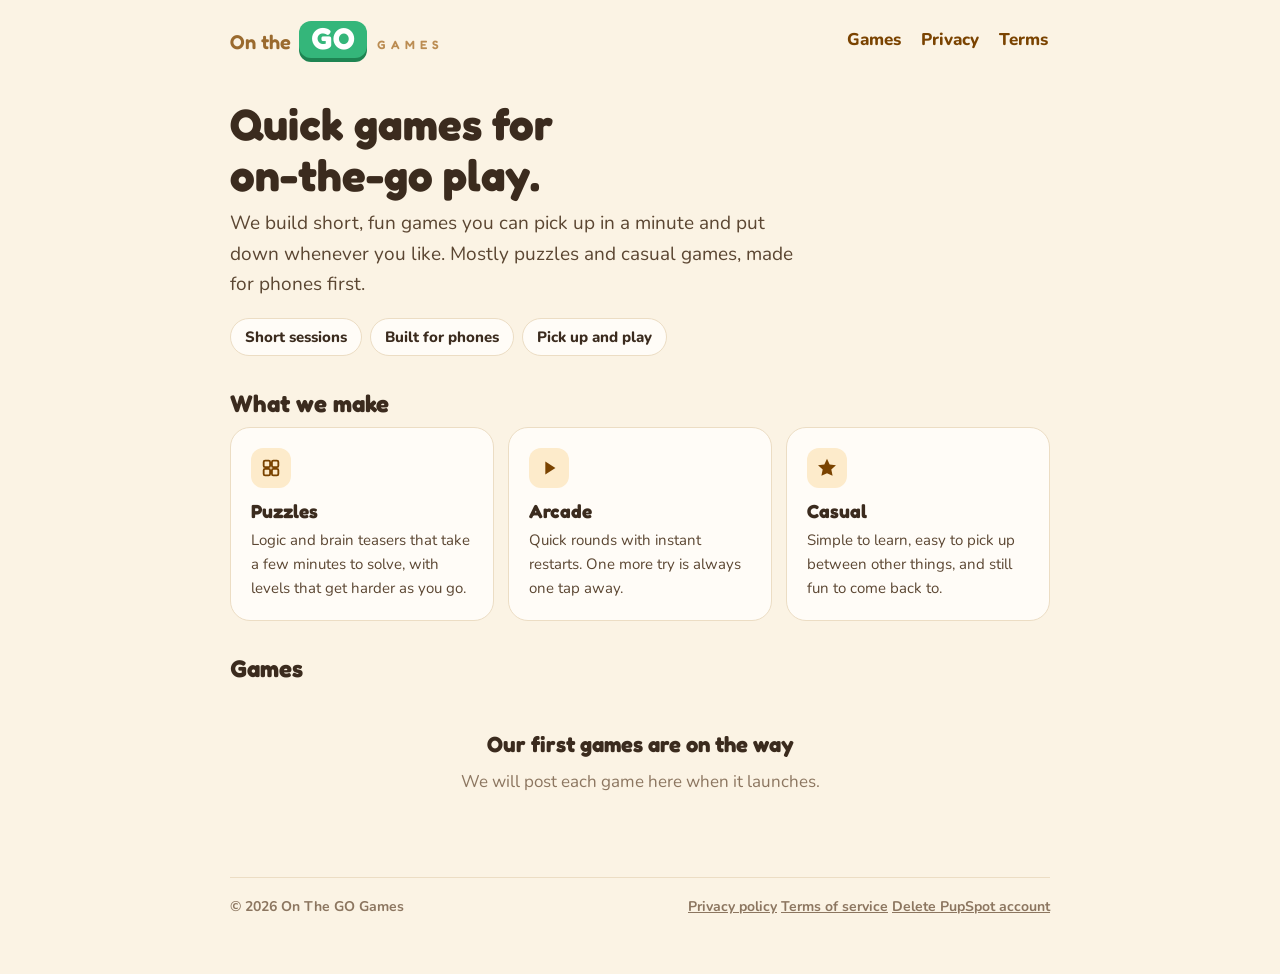
<file: index.html>
<!DOCTYPE html>
<html lang="en">
<head>
<meta charset="UTF-8">
<meta name="viewport" content="width=device-width, initial-scale=1.0">
<title>On The GO Games</title>
<meta name="description" content="On The GO Games makes quick, on-the-go games: short puzzles, arcade rounds and casual games built for phones.">
<link rel="icon" href="favicon.svg" type="image/svg+xml">
<link rel="preconnect" href="https://fonts.googleapis.com">
<link rel="preconnect" href="https://fonts.gstatic.com" crossorigin>
<link href="https://fonts.googleapis.com/css2?family=Fredoka:wght@500;600;700&family=Nunito:wght@600;700;800&display=swap" rel="stylesheet">
<link rel="stylesheet" href="style.css">
</head>
<body>
<main>
  <header>
    <a class="wordmark" href="index.html" aria-label="On The GO Games home">
      <span class="on">On the</span><span class="go">GO</span><span class="games">GAMES</span>
    </a>
    <nav class="top">
      <a href="#games">Games</a>
      <a href="privacy.html">Privacy</a>
      <a href="terms.html">Terms</a>
    </nav>
  </header>

  <section class="hero">
    <h1>Quick games for on-the-go play.</h1>
    <p>We build short, fun games you can pick up in a minute and put down whenever you like. Mostly puzzles and casual games, made for phones first.</p>
    <ul class="pills">
      <li>Short sessions</li>
      <li>Built for phones</li>
      <li>Pick up and play</li>
    </ul>
  </section>

  <section>
    <h2>What we make</h2>
    <div class="kinds">
      <div class="kind">
        <div class="k"><svg viewBox="0 0 24 24" fill="none" stroke="#7A4300" stroke-width="2" stroke-linejoin="round" aria-hidden="true"><rect x="4" y="4" width="7" height="7" rx="1.5"/><rect x="13" y="4" width="7" height="7" rx="1.5"/><rect x="4" y="13" width="7" height="7" rx="1.5"/><rect x="13" y="13" width="7" height="7" rx="1.5"/></svg></div>
        <h3>Puzzles</h3>
        <p>Logic and brain teasers that take a few minutes to solve, with levels that get harder as you go.</p>
      </div>
      <div class="kind">
        <div class="k"><svg viewBox="0 0 24 24" fill="#7A4300" aria-hidden="true"><path d="M8 5v14l11-7z"/></svg></div>
        <h3>Arcade</h3>
        <p>Quick rounds with instant restarts. One more try is always one tap away.</p>
      </div>
      <div class="kind">
        <div class="k"><svg viewBox="0 0 24 24" fill="#7A4300" aria-hidden="true"><path d="M12 2l2.9 6.3 6.9.7-5.1 4.6 1.4 6.8L12 17.8 5.9 20.4l1.4-6.8L2.2 9l6.9-.7z"/></svg></div>
        <h3>Casual</h3>
        <p>Simple to learn, easy to pick up between other things, and still fun to come back to.</p>
      </div>
    </div>
  </section>

  <section id="games">
    <h2>Games</h2>
    <div class="games" id="gameList">
      <div class="empty">
        <b>Our first games are on the way</b>
        <p>We will post each game here when it launches.</p>
      </div>
    </div>
  </section>

  <footer>
    <span>© 2026 On The GO Games</span>
    <nav>
      <a href="privacy.html">Privacy policy</a>
      <a href="terms.html">Terms of service</a>
      <a href="delete-account.html">Delete PupSpot account</a>
    </nav>
  </footer>
</main>

<script>
// Games shown above. Add one object per game, newest first. Example:
// { name: 'Game name', tagline: 'One short line about it', status: 'Out now', url: 'https://example.com' }
// status can be 'Out now' or 'Coming soon'. Leave url out to show a card that is not a link yet.
const GAMES = [];

const list = document.getElementById('gameList');
if (GAMES.length) {
  list.innerHTML = GAMES.map(g => {
    const inner = `<span class="gstatus">${g.status || ''}</span><h3>${g.name}</h3><p>${g.tagline || ''}</p>`;
    return g.url ? `<a class="game" href="${g.url}">${inner}</a>` : `<div class="game">${inner}</div>`;
  }).join('');
}
</script>
</body>
</html>
</file>
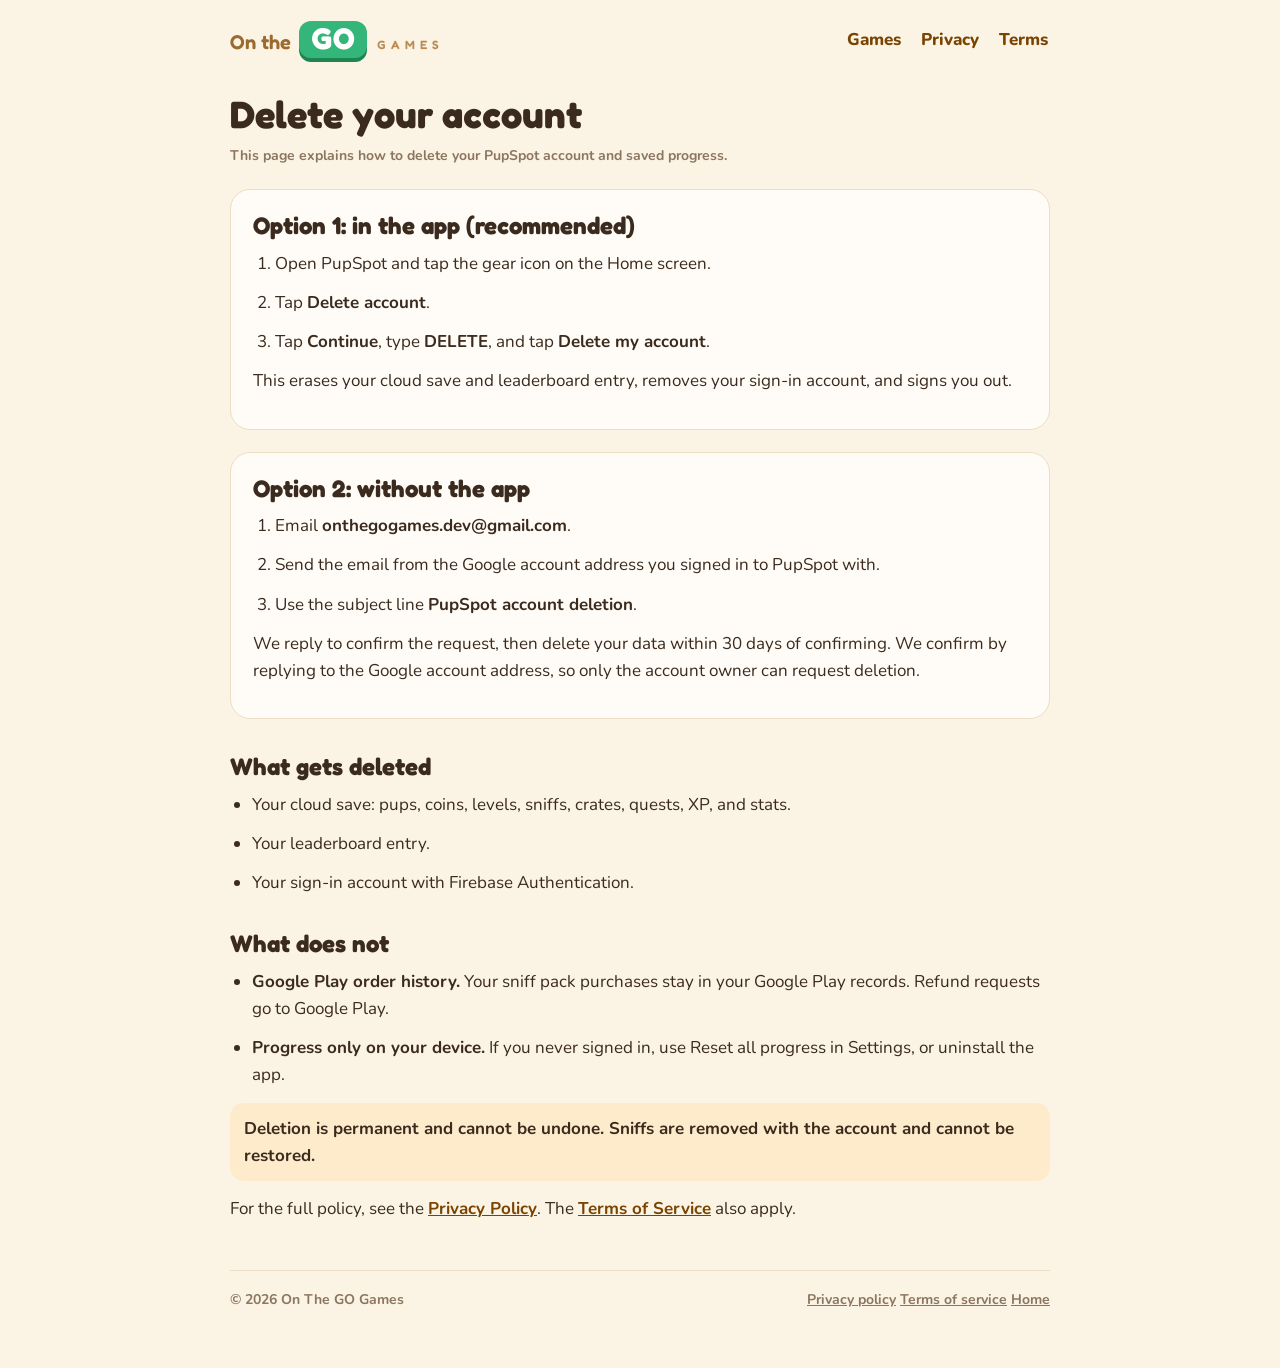
<file: delete-account.html>
<!DOCTYPE html>
<html lang="en">
<head>
<meta charset="UTF-8">
<meta name="viewport" content="width=device-width, initial-scale=1.0">
<title>Delete your account · On The GO Games</title>
<meta name="description" content="How to delete your PupSpot account and cloud save.">
<link rel="icon" href="favicon.svg" type="image/svg+xml">
<link rel="preconnect" href="https://fonts.googleapis.com">
<link rel="preconnect" href="https://fonts.gstatic.com" crossorigin>
<link href="https://fonts.googleapis.com/css2?family=Fredoka:wght@500;600;700&family=Nunito:wght@600;700;800&display=swap" rel="stylesheet">
<link rel="stylesheet" href="style.css">
</head>
<body>
<main>
  <header>
    <a class="wordmark" href="index.html" aria-label="On The GO Games home">
      <span class="on">On the</span><span class="go">GO</span><span class="games">GAMES</span>
    </a>
    <nav class="top">
      <a href="index.html#games">Games</a>
      <a href="privacy.html">Privacy</a>
      <a href="terms.html">Terms</a>
    </nav>
  </header>

  <h1 style="margin-top:28px">Delete your account</h1>
  <p class="meta">This page explains how to delete your PupSpot account and saved progress.</p>

  <div class="card">
    <h2 style="margin-top:0">Option 1: in the app (recommended)</h2>
    <ol>
      <li>Open PupSpot and tap the gear icon on the Home screen.</li>
      <li>Tap <b>Delete account</b>.</li>
      <li>Tap <b>Continue</b>, type <b>DELETE</b>, and tap <b>Delete my account</b>.</li>
    </ol>
    <p>This erases your cloud save and leaderboard entry, removes your sign-in account, and signs you out.</p>
  </div>

  <div class="card">
    <h2 style="margin-top:0">Option 2: without the app</h2>
    <ol>
      <li>Email <b>onthegogames.dev@gmail.com</b>.</li>
      <li>Send the email from the Google account address you signed in to PupSpot with.</li>
      <li>Use the subject line <b>PupSpot account deletion</b>.</li>
    </ol>
    <p>We reply to confirm the request, then delete your data within 30 days of confirming. We confirm by replying to the Google account address, so only the account owner can request deletion.</p>
  </div>

  <h2>What gets deleted</h2>
  <ul>
    <li>Your cloud save: pups, coins, levels, sniffs, crates, quests, XP, and stats.</li>
    <li>Your leaderboard entry.</li>
    <li>Your sign-in account with Firebase Authentication.</li>
  </ul>

  <h2>What does not</h2>
  <ul>
    <li><b>Google Play order history.</b> Your sniff pack purchases stay in your Google Play records. Refund requests go to Google Play.</li>
    <li><b>Progress only on your device.</b> If you never signed in, use Reset all progress in Settings, or uninstall the app.</li>
  </ul>

  <div class="note">Deletion is permanent and cannot be undone. Sniffs are removed with the account and cannot be restored.</div>

  <p>For the full policy, see the <a href="privacy.html">Privacy Policy</a>. The <a href="terms.html">Terms of Service</a> also apply.</p>

  <footer>
    <span>© 2026 On The GO Games</span>
    <nav>
      <a href="privacy.html">Privacy policy</a>
      <a href="terms.html">Terms of service</a>
      <a href="index.html">Home</a>
    </nav>
  </footer>
</main>
</body>
</html>
</file>
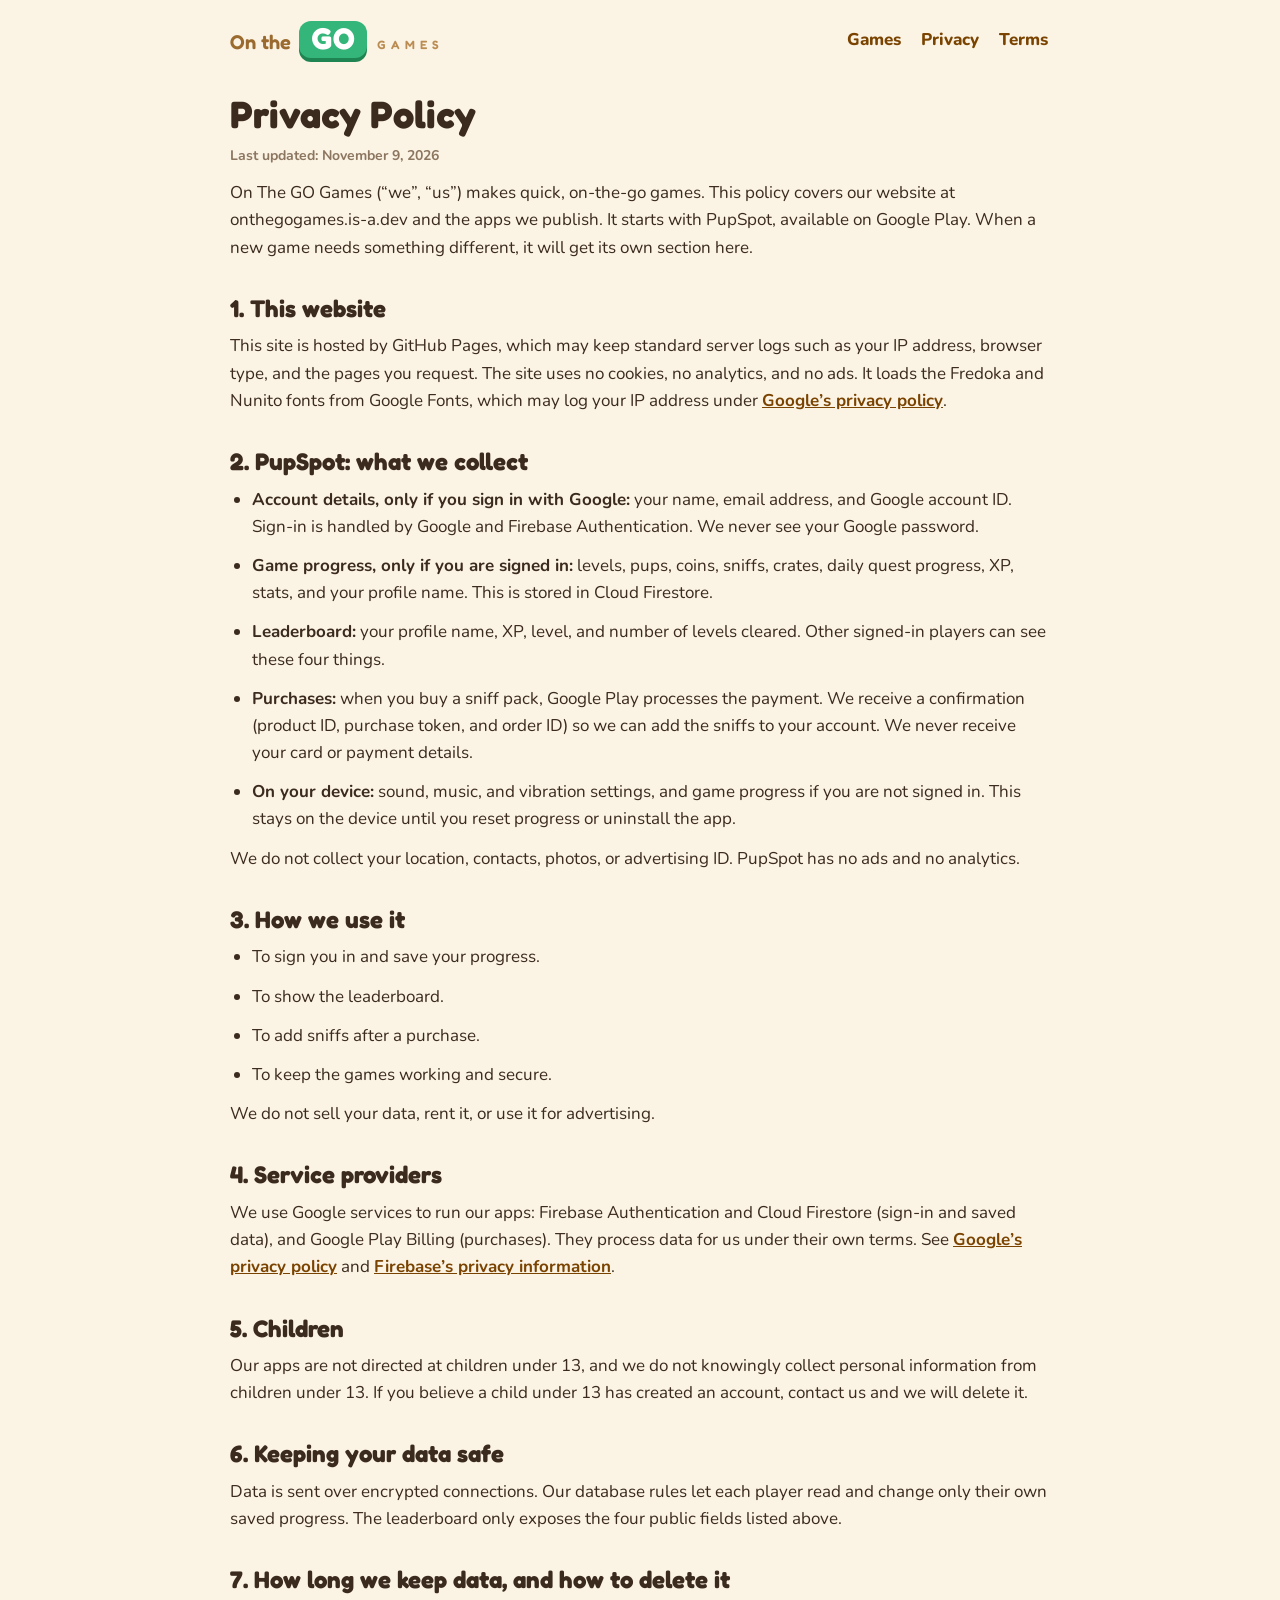
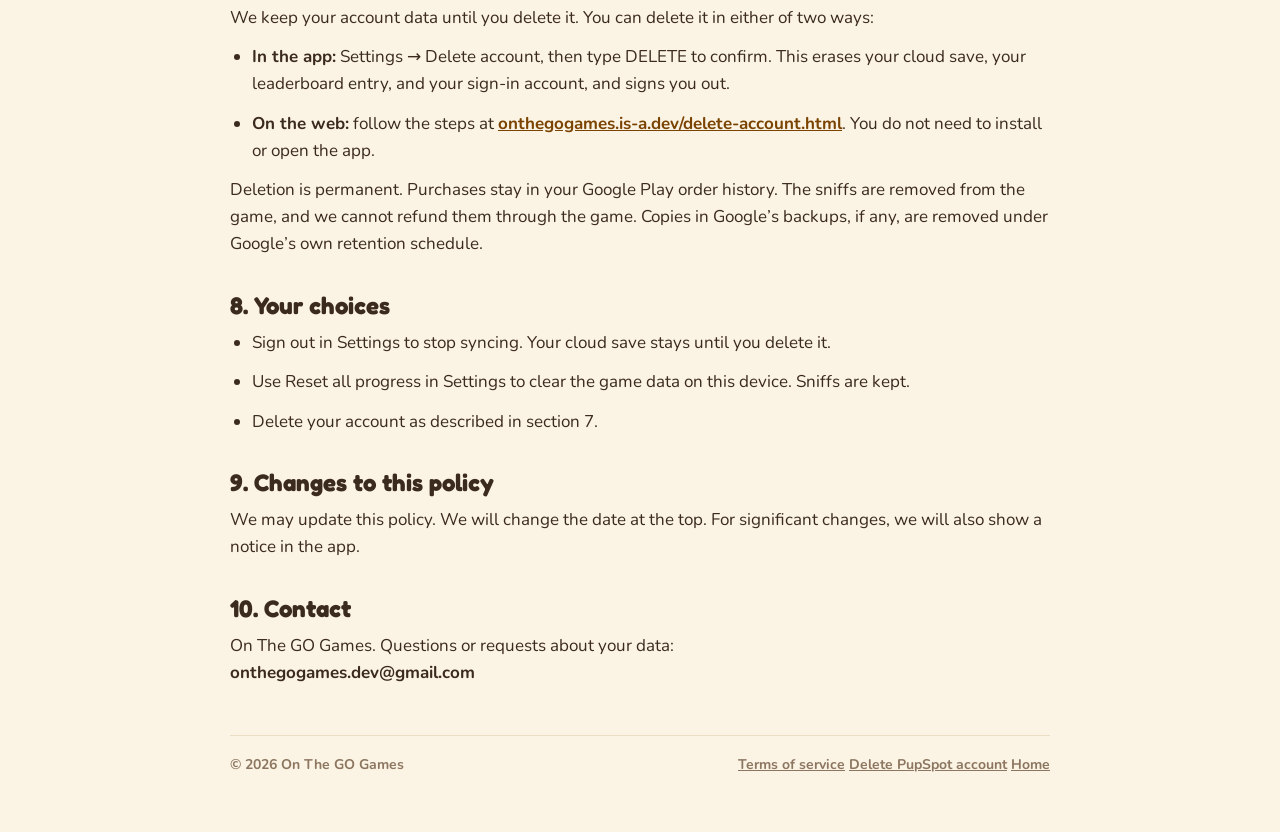
<file: privacy.html>
<!DOCTYPE html>
<html lang="en">
<head>
<meta charset="UTF-8">
<meta name="viewport" content="width=device-width, initial-scale=1.0">
<title>Privacy Policy · On The GO Games</title>
<meta name="description" content="How On The GO Games handles your data, including the PupSpot app, and how to delete it.">
<link rel="icon" href="favicon.svg" type="image/svg+xml">
<link rel="preconnect" href="https://fonts.googleapis.com">
<link rel="preconnect" href="https://fonts.gstatic.com" crossorigin>
<link href="https://fonts.googleapis.com/css2?family=Fredoka:wght@500;600;700&family=Nunito:wght@600;700;800&display=swap" rel="stylesheet">
<link rel="stylesheet" href="style.css">
</head>
<body>
<main>
  <header>
    <a class="wordmark" href="index.html" aria-label="On The GO Games home">
      <span class="on">On the</span><span class="go">GO</span><span class="games">GAMES</span>
    </a>
    <nav class="top">
      <a href="index.html#games">Games</a>
      <a href="privacy.html">Privacy</a>
      <a href="terms.html">Terms</a>
    </nav>
  </header>

  <h1 style="margin-top:28px">Privacy Policy</h1>
  <p class="meta">Last updated: November 9, 2026</p>

  <p>On The GO Games (“we”, “us”) makes quick, on-the-go games. This policy covers our website at onthegogames.is-a.dev and the apps we publish. It starts with PupSpot, available on Google Play. When a new game needs something different, it will get its own section here.</p>

  <h2>1. This website</h2>
  <p>This site is hosted by GitHub Pages, which may keep standard server logs such as your IP address, browser type, and the pages you request. The site uses no cookies, no analytics, and no ads. It loads the Fredoka and Nunito fonts from Google Fonts, which may log your IP address under <a href="https://policies.google.com/privacy">Google’s privacy policy</a>.</p>

  <h2>2. PupSpot: what we collect</h2>
  <ul>
    <li><b>Account details, only if you sign in with Google:</b> your name, email address, and Google account ID. Sign-in is handled by Google and Firebase Authentication. We never see your Google password.</li>
    <li><b>Game progress, only if you are signed in:</b> levels, pups, coins, sniffs, crates, daily quest progress, XP, stats, and your profile name. This is stored in Cloud Firestore.</li>
    <li><b>Leaderboard:</b> your profile name, XP, level, and number of levels cleared. Other signed-in players can see these four things.</li>
    <li><b>Purchases:</b> when you buy a sniff pack, Google Play processes the payment. We receive a confirmation (product ID, purchase token, and order ID) so we can add the sniffs to your account. We never receive your card or payment details.</li>
    <li><b>On your device:</b> sound, music, and vibration settings, and game progress if you are not signed in. This stays on the device until you reset progress or uninstall the app.</li>
  </ul>
  <p>We do not collect your location, contacts, photos, or advertising ID. PupSpot has no ads and no analytics.</p>

  <h2>3. How we use it</h2>
  <ul>
    <li>To sign you in and save your progress.</li>
    <li>To show the leaderboard.</li>
    <li>To add sniffs after a purchase.</li>
    <li>To keep the games working and secure.</li>
  </ul>
  <p>We do not sell your data, rent it, or use it for advertising.</p>

  <h2>4. Service providers</h2>
  <p>We use Google services to run our apps: Firebase Authentication and Cloud Firestore (sign-in and saved data), and Google Play Billing (purchases). They process data for us under their own terms. See <a href="https://policies.google.com/privacy">Google’s privacy policy</a> and <a href="https://firebase.google.com/support/privacy">Firebase’s privacy information</a>.</p>

  <h2>5. Children</h2>
  <p>Our apps are not directed at children under 13, and we do not knowingly collect personal information from children under 13. If you believe a child under 13 has created an account, contact us and we will delete it.</p>

  <h2>6. Keeping your data safe</h2>
  <p>Data is sent over encrypted connections. Our database rules let each player read and change only their own saved progress. The leaderboard only exposes the four public fields listed above.</p>

  <h2>7. How long we keep data, and how to delete it</h2>
  <p>We keep your account data until you delete it. You can delete it in either of two ways:</p>
  <ul>
    <li><b>In the app:</b> Settings → Delete account, then type DELETE to confirm. This erases your cloud save, your leaderboard entry, and your sign-in account, and signs you out.</li>
    <li><b>On the web:</b> follow the steps at <a href="delete-account.html">onthegogames.is-a.dev/delete-account.html</a>. You do not need to install or open the app.</li>
  </ul>
  <p>Deletion is permanent. Purchases stay in your Google Play order history. The sniffs are removed from the game, and we cannot refund them through the game. Copies in Google’s backups, if any, are removed under Google’s own retention schedule.</p>

  <h2>8. Your choices</h2>
  <ul>
    <li>Sign out in Settings to stop syncing. Your cloud save stays until you delete it.</li>
    <li>Use Reset all progress in Settings to clear the game data on this device. Sniffs are kept.</li>
    <li>Delete your account as described in section 7.</li>
  </ul>

  <h2>9. Changes to this policy</h2>
  <p>We may update this policy. We will change the date at the top. For significant changes, we will also show a notice in the app.</p>

  <h2>10. Contact</h2>
  <p>On The GO Games. Questions or requests about your data:<br>
  <b>onthegogames.dev@gmail.com</b></p>

  <footer>
    <span>© 2026 On The GO Games</span>
    <nav>
      <a href="terms.html">Terms of service</a>
      <a href="delete-account.html">Delete PupSpot account</a>
      <a href="index.html">Home</a>
    </nav>
  </footer>
</main>
</body>
</html>
</file>
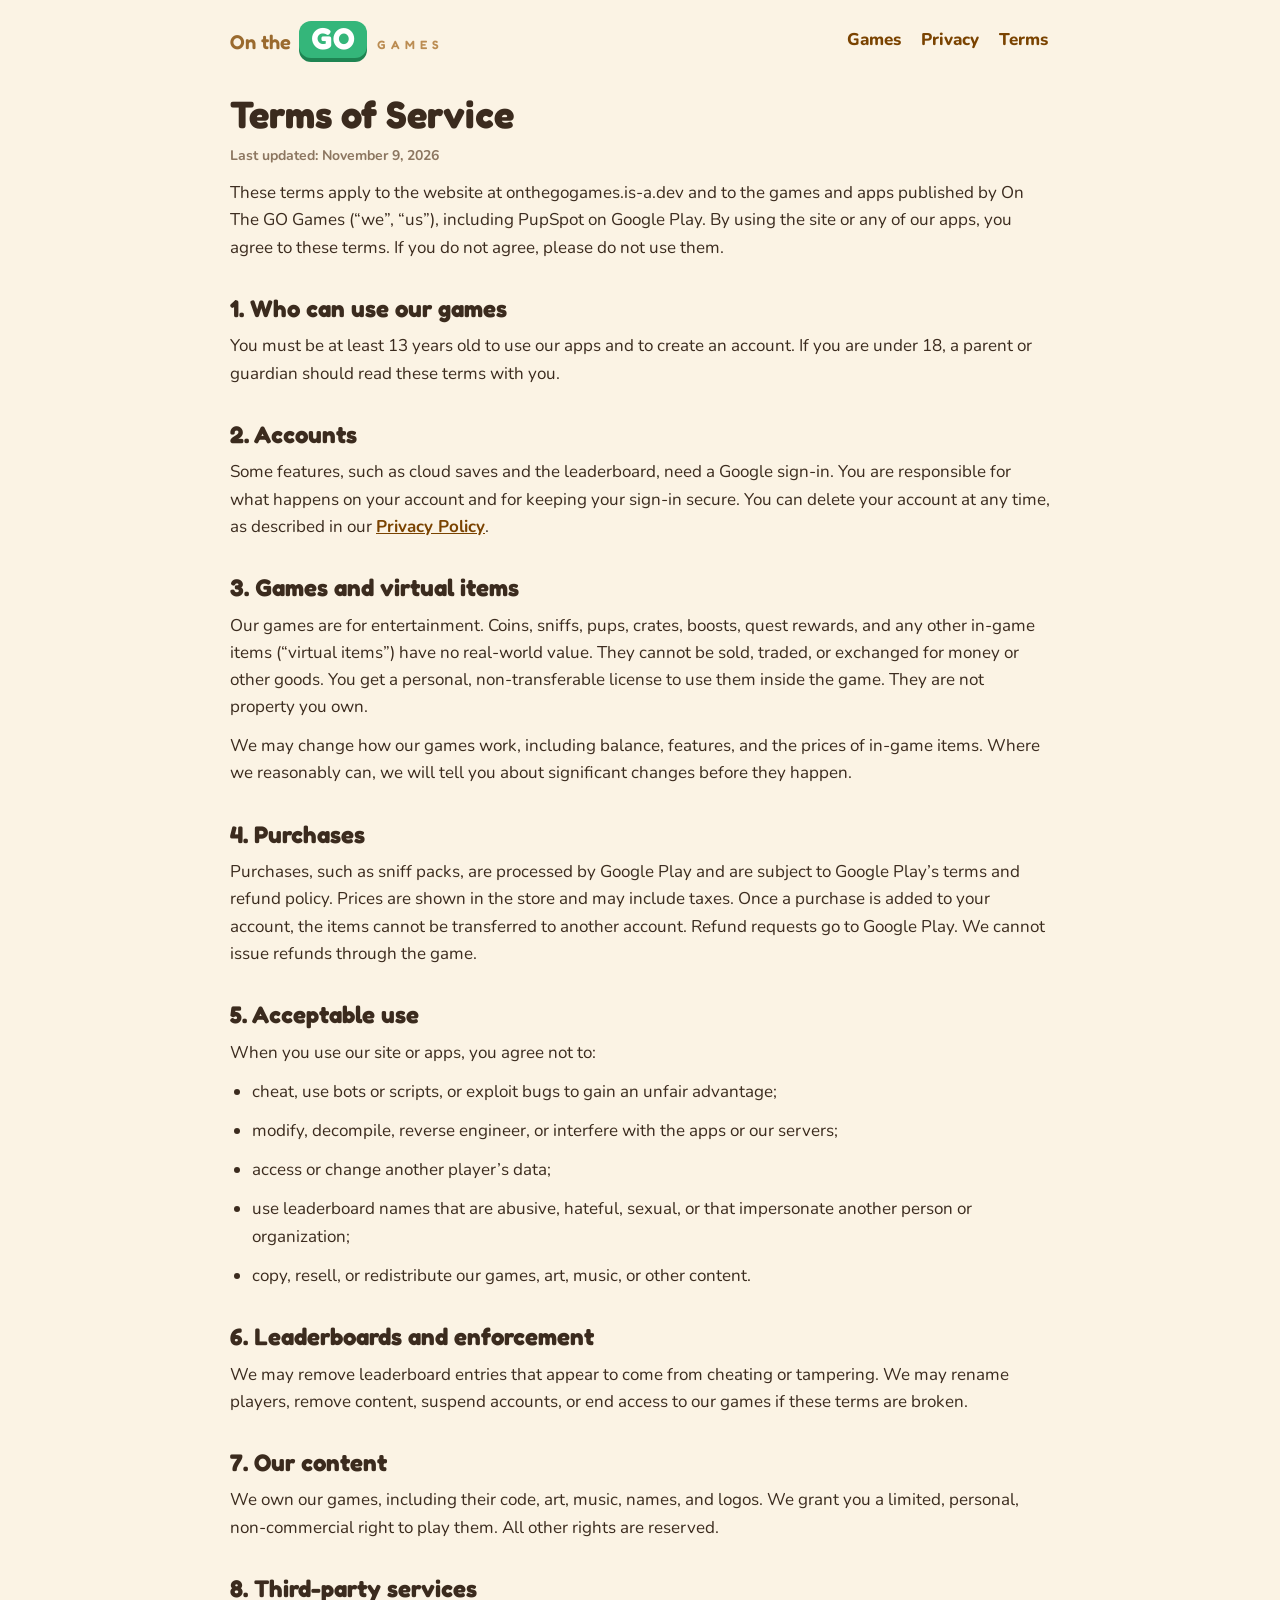
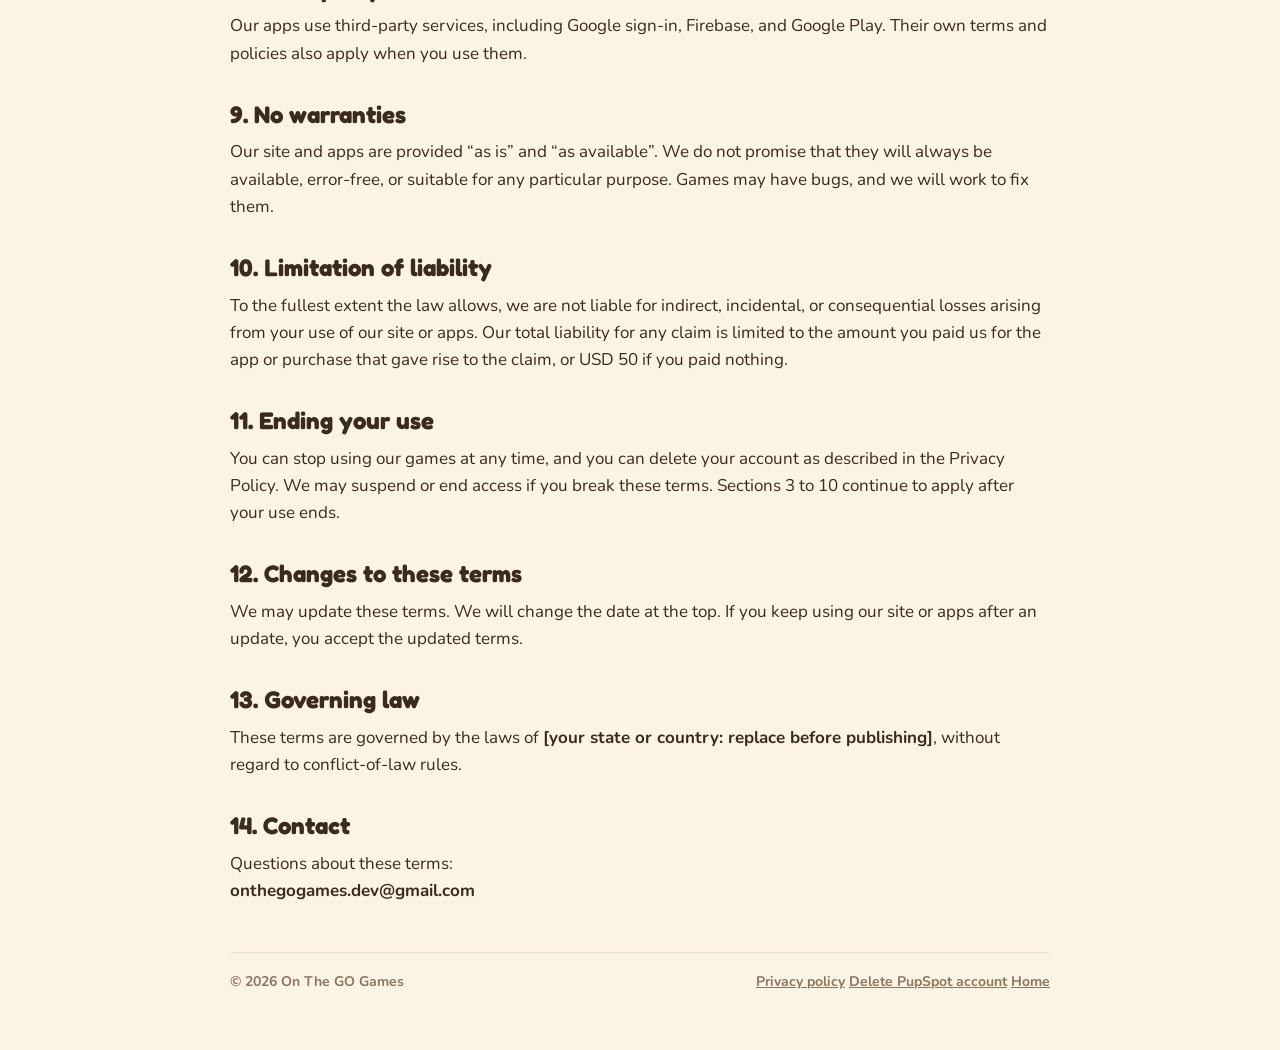
<file: terms.html>
<!DOCTYPE html>
<html lang="en">
<head>
<meta charset="UTF-8">
<meta name="viewport" content="width=device-width, initial-scale=1.0">
<title>Terms of Service · On The GO Games</title>
<meta name="description" content="The terms for using On The GO Games' website and apps, including PupSpot.">
<link rel="icon" href="favicon.svg" type="image/svg+xml">
<link rel="preconnect" href="https://fonts.googleapis.com">
<link rel="preconnect" href="https://fonts.gstatic.com" crossorigin>
<link href="https://fonts.googleapis.com/css2?family=Fredoka:wght@500;600;700&family=Nunito:wght@600;700;800&display=swap" rel="stylesheet">
<link rel="stylesheet" href="style.css">
</head>
<body>
<main>
  <header>
    <a class="wordmark" href="index.html" aria-label="On The GO Games home">
      <span class="on">On the</span><span class="go">GO</span><span class="games">GAMES</span>
    </a>
    <nav class="top">
      <a href="index.html#games">Games</a>
      <a href="privacy.html">Privacy</a>
      <a href="terms.html">Terms</a>
    </nav>
  </header>

  <h1 style="margin-top:28px">Terms of Service</h1>
  <p class="meta">Last updated: November 9, 2026</p>

  <p>These terms apply to the website at onthegogames.is-a.dev and to the games and apps published by On The GO Games (“we”, “us”), including PupSpot on Google Play. By using the site or any of our apps, you agree to these terms. If you do not agree, please do not use them.</p>

  <h2>1. Who can use our games</h2>
  <p>You must be at least 13 years old to use our apps and to create an account. If you are under 18, a parent or guardian should read these terms with you.</p>

  <h2>2. Accounts</h2>
  <p>Some features, such as cloud saves and the leaderboard, need a Google sign-in. You are responsible for what happens on your account and for keeping your sign-in secure. You can delete your account at any time, as described in our <a href="privacy.html">Privacy Policy</a>.</p>

  <h2>3. Games and virtual items</h2>
  <p>Our games are for entertainment. Coins, sniffs, pups, crates, boosts, quest rewards, and any other in-game items (“virtual items”) have no real-world value. They cannot be sold, traded, or exchanged for money or other goods. You get a personal, non-transferable license to use them inside the game. They are not property you own.</p>
  <p>We may change how our games work, including balance, features, and the prices of in-game items. Where we reasonably can, we will tell you about significant changes before they happen.</p>

  <h2>4. Purchases</h2>
  <p>Purchases, such as sniff packs, are processed by Google Play and are subject to Google Play’s terms and refund policy. Prices are shown in the store and may include taxes. Once a purchase is added to your account, the items cannot be transferred to another account. Refund requests go to Google Play. We cannot issue refunds through the game.</p>

  <h2>5. Acceptable use</h2>
  <p>When you use our site or apps, you agree not to:</p>
  <ul>
    <li>cheat, use bots or scripts, or exploit bugs to gain an unfair advantage;</li>
    <li>modify, decompile, reverse engineer, or interfere with the apps or our servers;</li>
    <li>access or change another player’s data;</li>
    <li>use leaderboard names that are abusive, hateful, sexual, or that impersonate another person or organization;</li>
    <li>copy, resell, or redistribute our games, art, music, or other content.</li>
  </ul>

  <h2>6. Leaderboards and enforcement</h2>
  <p>We may remove leaderboard entries that appear to come from cheating or tampering. We may rename players, remove content, suspend accounts, or end access to our games if these terms are broken.</p>

  <h2>7. Our content</h2>
  <p>We own our games, including their code, art, music, names, and logos. We grant you a limited, personal, non-commercial right to play them. All other rights are reserved.</p>

  <h2>8. Third-party services</h2>
  <p>Our apps use third-party services, including Google sign-in, Firebase, and Google Play. Their own terms and policies also apply when you use them.</p>

  <h2>9. No warranties</h2>
  <p>Our site and apps are provided “as is” and “as available”. We do not promise that they will always be available, error-free, or suitable for any particular purpose. Games may have bugs, and we will work to fix them.</p>

  <h2>10. Limitation of liability</h2>
  <p>To the fullest extent the law allows, we are not liable for indirect, incidental, or consequential losses arising from your use of our site or apps. Our total liability for any claim is limited to the amount you paid us for the app or purchase that gave rise to the claim, or USD 50 if you paid nothing.</p>

  <h2>11. Ending your use</h2>
  <p>You can stop using our games at any time, and you can delete your account as described in the Privacy Policy. We may suspend or end access if you break these terms. Sections 3 to 10 continue to apply after your use ends.</p>

  <h2>12. Changes to these terms</h2>
  <p>We may update these terms. We will change the date at the top. If you keep using our site or apps after an update, you accept the updated terms.</p>

  <h2>13. Governing law</h2>
  <p>These terms are governed by the laws of <b>[your state or country: replace before publishing]</b>, without regard to conflict-of-law rules.</p>

  <h2>14. Contact</h2>
  <p>Questions about these terms:<br>
  <b>onthegogames.dev@gmail.com</b></p>

  <footer>
    <span>© 2026 On The GO Games</span>
    <nav>
      <a href="privacy.html">Privacy policy</a>
      <a href="delete-account.html">Delete PupSpot account</a>
      <a href="index.html">Home</a>
    </nav>
  </footer>
</main>
</body>
</html>
</file>
<file: style.css>
:root{--bg:#FBF3E4;--card:#FFFCF7;--ink:#3B2B1E;--ink-soft:#8C7660;--line:#ECDDC4;--accent:#F5A42E;--accent-ink:#7A4300;--accent-soft:#FDEBCB;--green:#34B67A;--green-dark:#1E8452;}
*{box-sizing:border-box;}
html,body{margin:0;background:var(--bg);color:var(--ink);font-family:'Nunito',system-ui,-apple-system,sans-serif;font-size:17px;line-height:1.6;}
main{max-width:860px;margin:0 auto;padding:0 20px 56px;}
h1,h2,h3{font-family:'Fredoka',sans-serif;line-height:1.15;}
h1{font-size:38px;margin:0 0 8px;}
h2{font-size:24px;margin:34px 0 10px;}
h3{font-size:19px;margin:0 0 6px;}
p,li{margin:0 0 12px;}
ul,ol{padding-left:22px;margin:0 0 12px;}
a{color:var(--accent-ink);font-weight:700;}
.meta{color:var(--ink-soft);font-weight:700;font-size:14px;}
.card{background:var(--card);border:1px solid var(--line);border-radius:20px;padding:22px;margin-top:22px;}
.note{background:var(--accent-soft);border-radius:14px;padding:12px 14px;font-weight:700;margin:14px 0;}

/* header + wordmark (the On the GO GAMES mark, no game logo) */
header{display:flex;align-items:center;justify-content:space-between;gap:12px;padding:20px 0 6px;flex-wrap:wrap;}
.wordmark{display:flex;align-items:baseline;gap:8px;text-decoration:none;color:var(--ink);font-family:'Fredoka',sans-serif;}
.wordmark .on{font-size:20px;font-weight:600;color:#9a6a2e;}
.wordmark .go{font-size:30px;font-weight:700;color:#fff;background:var(--green);padding:0 12px 2px;border-radius:12px;line-height:1.15;box-shadow:0 4px 0 var(--green-dark);}
.wordmark .games{font-size:12px;font-weight:600;letter-spacing:5px;color:#bb8c52;margin-left:2px;}
nav.top{display:flex;flex-wrap:wrap;gap:8px 16px;}
nav.top a{text-decoration:none;font-weight:800;padding:6px 2px;}

/* hero */
.hero{margin:34px 0 8px;}
.hero h1{font-size:44px;max-width:16ch;}
.hero p{font-size:19px;max-width:52ch;color:#5b4632;}
.pills{display:flex;flex-wrap:wrap;gap:8px;margin:18px 0 0;padding:0;list-style:none;}
.pills li{margin:0;background:var(--card);border:1px solid var(--line);border-radius:999px;padding:6px 14px;font-weight:800;font-size:15px;}

/* what we make */
.kinds{display:grid;grid-template-columns:1fr 1fr 1fr;gap:14px;margin-top:10px;}
.kind{background:var(--card);border:1px solid var(--line);border-radius:20px;padding:20px;}
.kind .k{width:40px;height:40px;border-radius:12px;background:var(--accent-soft);display:flex;align-items:center;justify-content:center;margin-bottom:12px;}
.kind .k svg{width:22px;height:22px;}
.kind p{margin:0;color:#5b4632;font-size:15px;}

/* games showcase */
.games{display:grid;grid-template-columns:1fr 1fr;gap:14px;margin-top:10px;}
.game{display:block;background:var(--card);border:1px solid var(--line);border-radius:20px;padding:20px;text-decoration:none;color:var(--ink);}
.game:hover{border-color:var(--accent);}
.game .gstatus{display:inline-block;font-size:11px;font-weight:800;text-transform:uppercase;letter-spacing:.8px;background:var(--accent-soft);color:var(--accent-ink);border-radius:999px;padding:3px 9px;margin-bottom:10px;}
.game p{margin:0;color:#5b4632;font-size:15px;}
.empty{grid-column:1/-1;text-align:center;padding:34px 20px;}
.empty b{font-family:'Fredoka',sans-serif;font-size:22px;display:block;margin-bottom:6px;}
.empty p{margin:0;color:var(--ink-soft);}

footer{margin-top:48px;padding-top:18px;border-top:1px solid var(--line);color:var(--ink-soft);font-size:14px;font-weight:700;display:flex;flex-wrap:wrap;gap:8px 18px;align-items:center;justify-content:space-between;}
footer nav a{color:var(--ink-soft);}

@media (max-width:640px){
  .kinds{grid-template-columns:1fr;}
  .games{grid-template-columns:1fr;}
  .hero h1{font-size:36px;}
}
</file>
